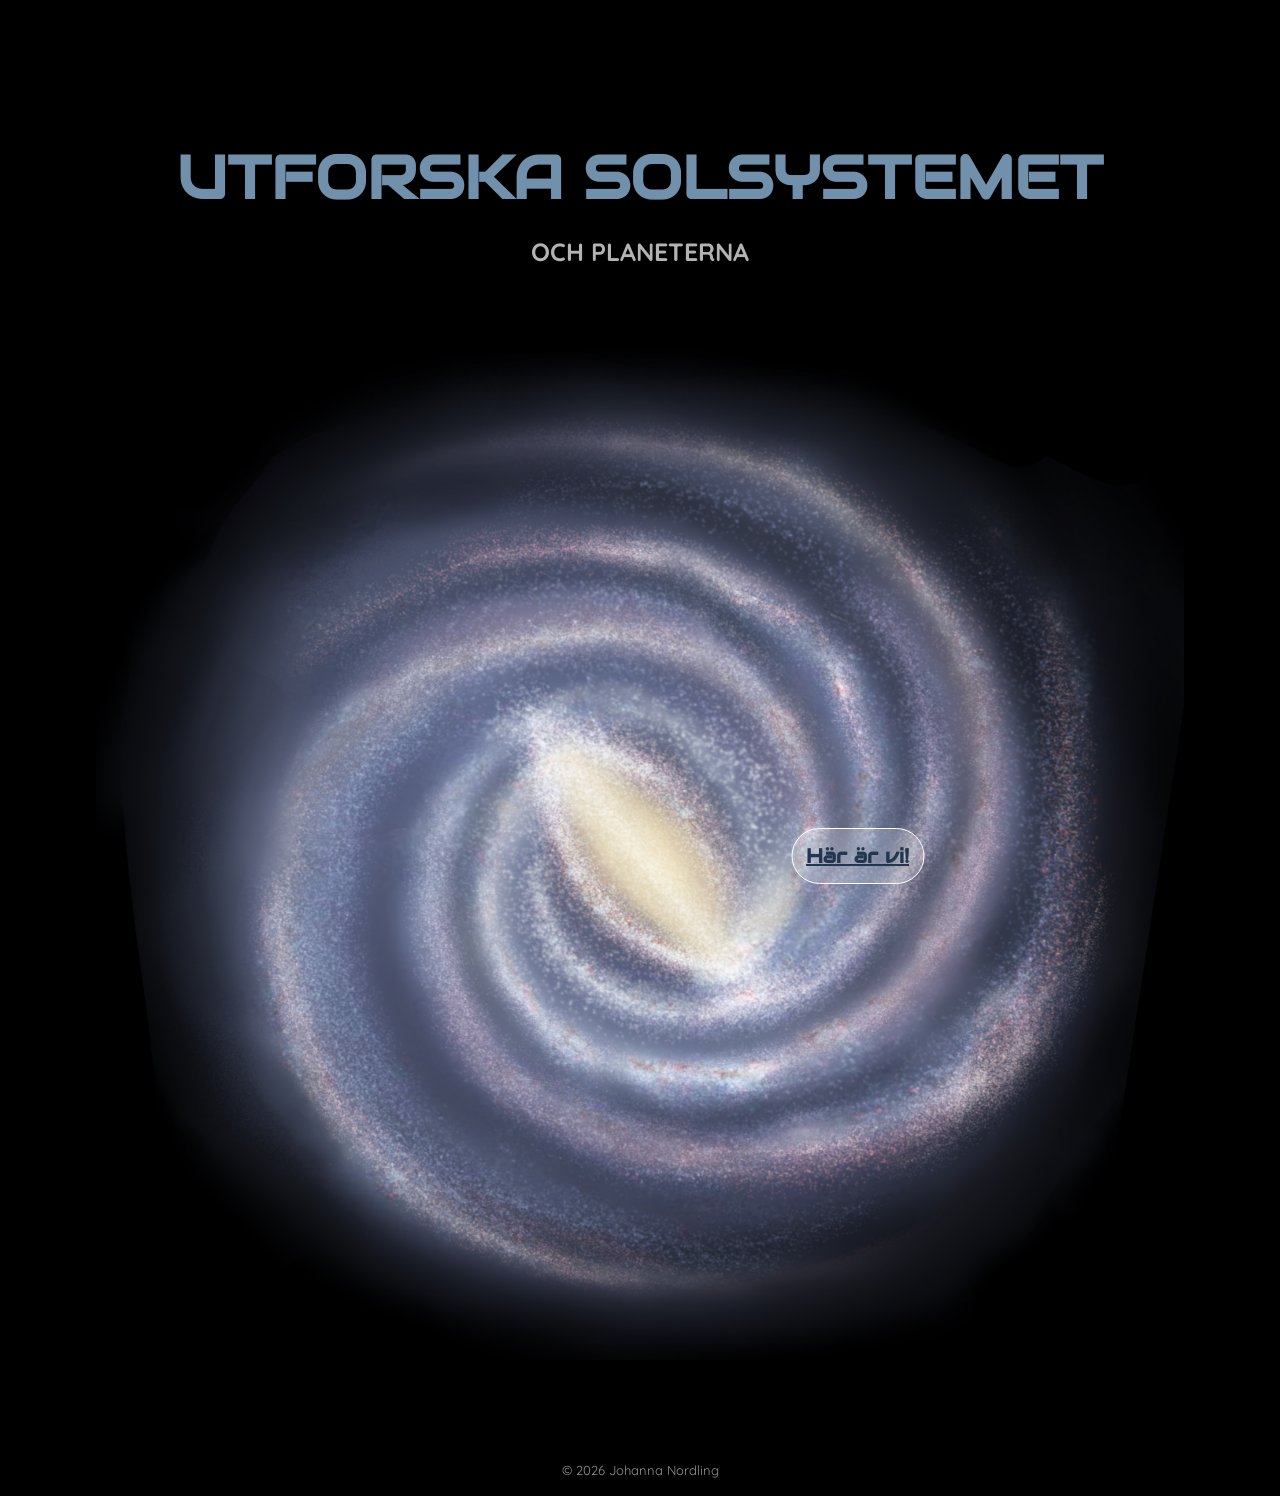
<file: index.html>
<!DOCTYPE html>
<html lang="sv">
<head>
<meta charset="UTF-8">
<meta name="viewport" content="width=device-width, initial-scale=1.0">
<title>Utforska Solsystemet</title>
<link rel="stylesheet" href="index.css">
<link rel="stylesheet" href="mediaquery.css">
<link href="https://fonts.googleapis.com/css2?family=Quicksand:wght@400;700&family=Audiowide&display=swap" rel="stylesheet">
</head>

<body class="fade-in">

<a href="#main" class="skip-link">Hoppa till huvudinnehållet</a>
<main id="main">

<header>
   <h1 class="planet-title">UTFORSKA SOLSYSTEMET</h1>
   <h2 class="planet-subtitle">OCH PLANETERNA</h2>
</header>

<div class="start-image-container">

<img src="images/solsystemet.jpeg" class="start-image" alt="Illustration av solsystemet">

<a id="enterBtn" href="solsystem.html" class="enter-btn">
   <b>Här är vi!</b>
 </a>

</div>
</main>

<footer class="site-footer">
  <p>© 2026 Johanna Nordling</p>
</footer>

<script src="start.js"></script>

</body>
</html>
</file>
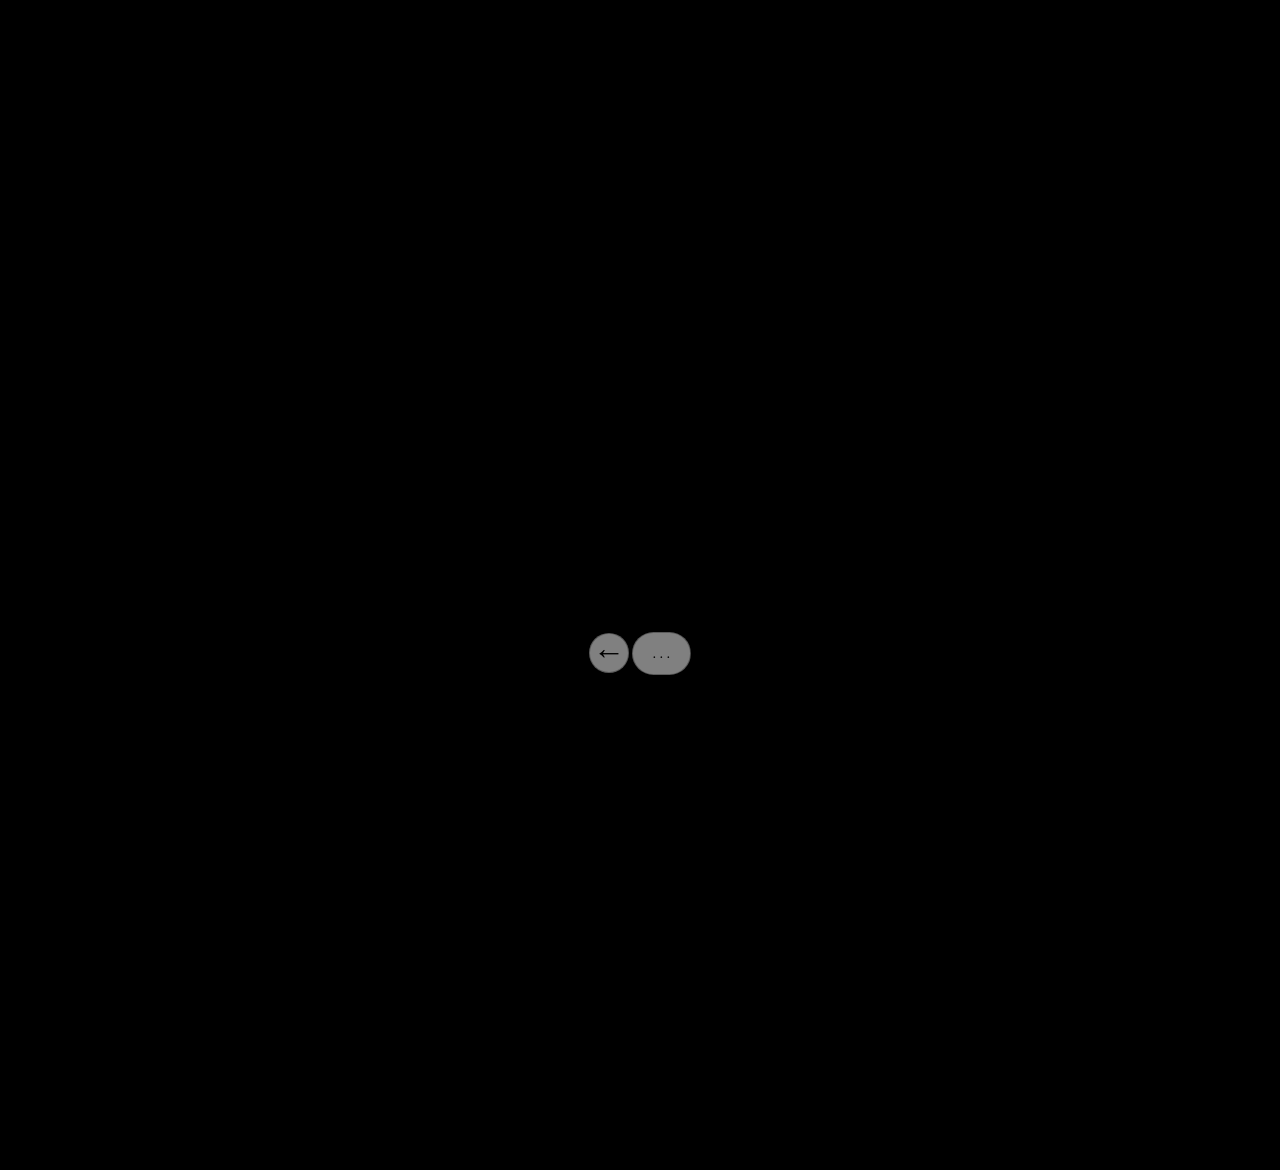
<file: onplanet.html>
<!DOCTYPE html>
<html lang="sv">
<head>
<meta charset="UTF-8">
<meta name="viewport" content="width=device-width, initial-scale=1.0">
<link href="https://fonts.googleapis.com/css2?family=Audiowide&family=Quicksand&display=swap" rel="stylesheet">
<title>På planeten</title>
<link rel="stylesheet" href="index.css">
<link rel="stylesheet" href="onplanet.css">
<link rel="stylesheet" href="mediaquery.css">
</head>

<body class="fade-in onplanet-page">

<a href="#main" class="skip-link">Hoppa till huvudinnehållet</a>

  <!-- Tillbaka-knapp -->
<button id="backBtn" class="back-btn" aria-label="Föregående sida">
  &#8592;
  <span class="back-tooltip">Tillbaka</span>
</button>

<main id="main">
  <!-- Samma pratbubbla för alla planeter -->
  <div class="speech-container">
    <button class="speech-btn">. . .</button>
    <div class="speech-popup">
      Fakta om planeten visas här när du hovrar.
    </div>
  </div>
</main>

<script src="onplanet.js"></script>

</body>
</html>
</file>
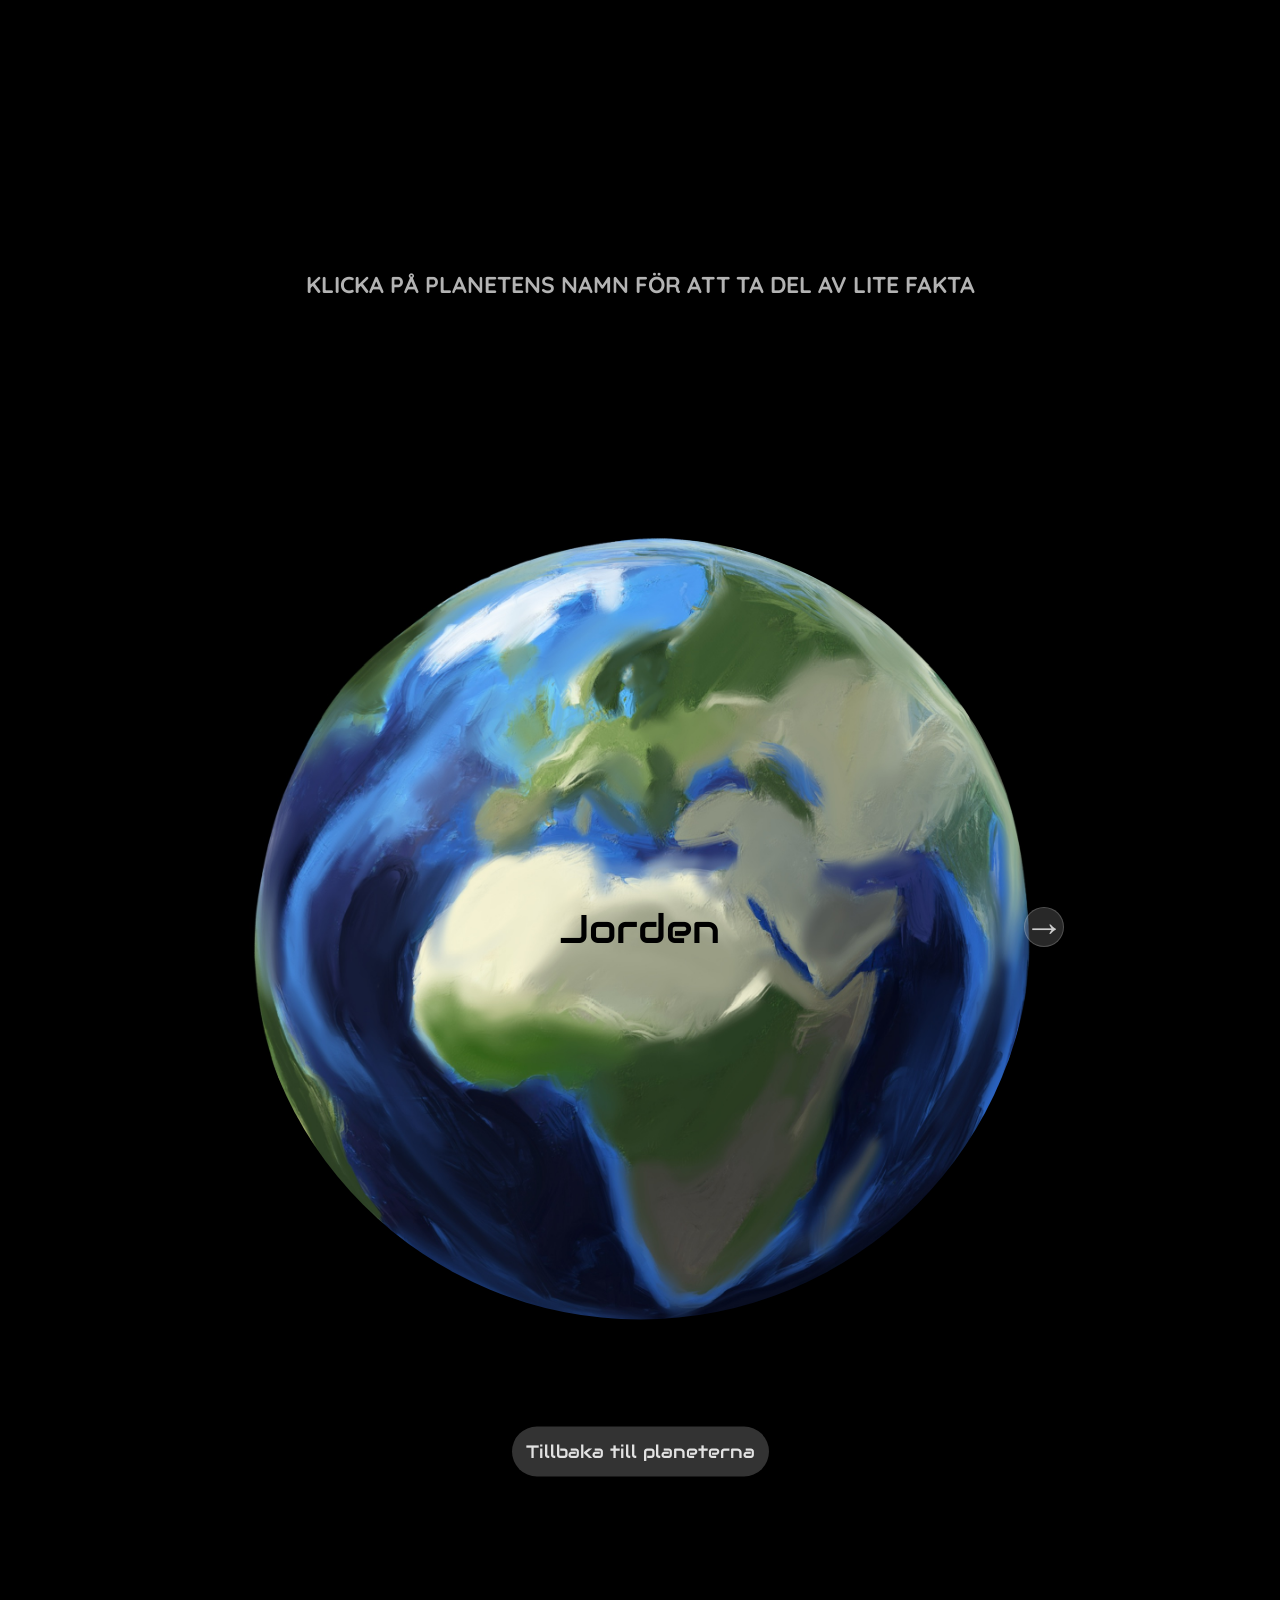
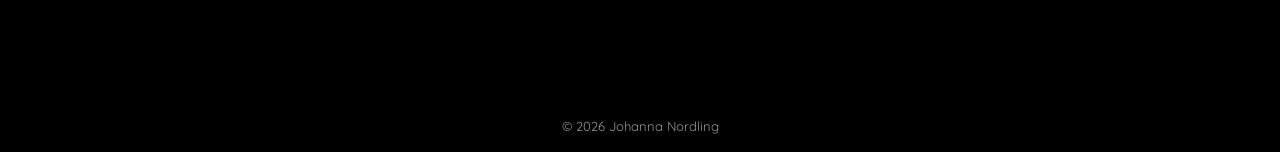
<file: planetfakta.html>
<!DOCTYPE html>
<html lang="sv">
<head>
<meta charset="UTF-8">
<meta name="viewport" content="width=device-width, initial-scale=1.0">
<title>Planetfakta</title>
<link rel="stylesheet" href="index.css">
<link rel="stylesheet" href="planetfakta.css">
<link rel="stylesheet" href="mediaquery.css">
<link href="https://fonts.googleapis.com/css2?family=Quicksand:wght@400;700&family=Audiowide&display=swap" rel="stylesheet">
</head>

<body class="fade-in">

<a href="#main" class="skip-link">Hoppa till huvudinnehållet</a>

<header>
   <h1 class="facts-title">KLICKA PÅ PLANETENS NAMN FÖR ATT TA DEL AV LITE FAKTA</h1>
</header>

<main id="main">

<ul id="planetTrack">

<li data-img="images/merkur.jpeg" data-name="Merkurius"></li>
<li data-img="images/venus.jpeg" data-name="Venus"></li>
<li data-img="images/jorden1.jpeg" data-name="Jorden"></li>
<li data-img="images/mars.jpeg" data-name="Mars"></li>
<li data-img="images/jupiter.jpeg" data-name="Jupiter"></li>
<li data-img="images/saturnus1.jpeg" data-name="Saturnus"></li>
<li data-img="images/uranus1.jpeg" data-name="Uranus"></li>
<li data-img="images/neptunus.jpeg" data-name="Neptunus"></li>

</ul>

<!-- Knapp -->
<button id="onPlanetBtn" class="back-btn onplanet-btn" aria-label="Nästa sida på planeten">
  &#8594;
  <span class="onplanet-tooltip">Se hur det kan se ut på planeten</span>
</button>

</main>

<footer class="site3-footer">
  <p>© 2026 Johanna Nordling</p>
</footer>

<script src="planetfakta.js"></script>

</body>
</html>
</file>
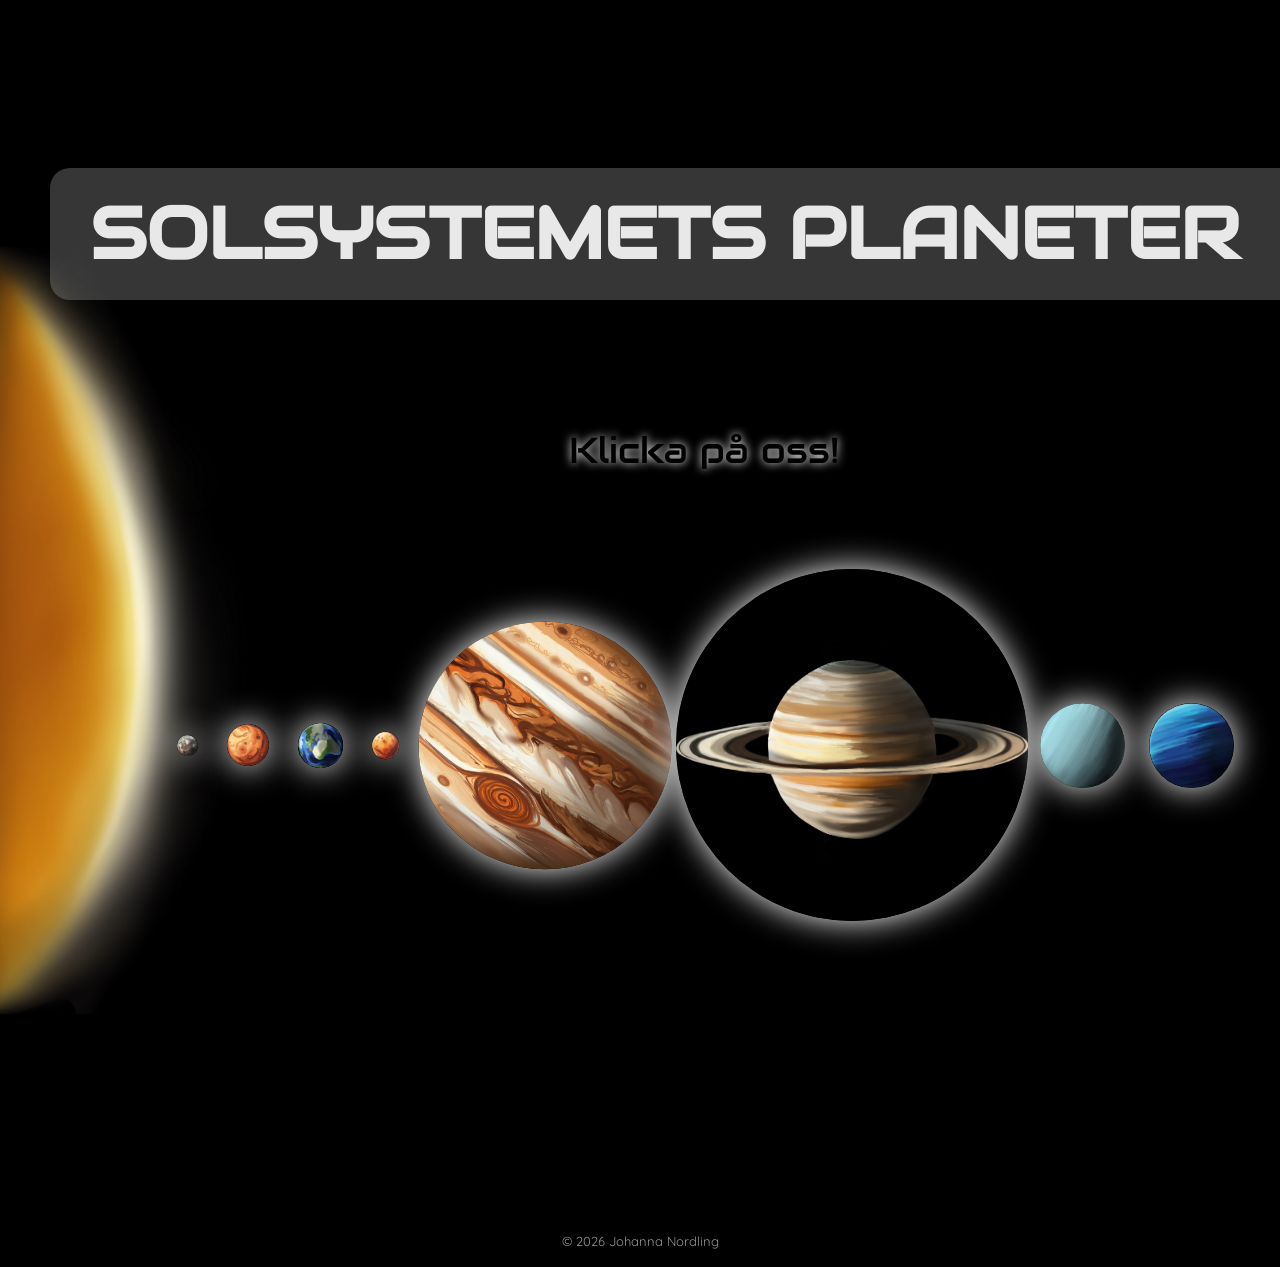
<file: solsystem.html>
<!DOCTYPE html>
<html lang="sv">
<head>
<meta charset="UTF-8">
<meta name="viewport" content="width=device-width, initial-scale=1.0">
<title>Solsystemets planeter</title>
<link rel="stylesheet" href="index.css">
<link rel="stylesheet" href="solsystem.css">
<link rel="stylesheet" href="mediaquery.css">
<link href="https://fonts.googleapis.com/css2?family=Quicksand:wght@400;700&family=Audiowide&display=swap" rel="stylesheet">
</head>

<body class="solar-page fade-in solar-bg">

<a href="#main" class="skip-link">Hoppa till huvudinnehållet</a>

<main id="main">

<header>
   <h1 class="solar-title">SOLSYSTEMETS PLANETER</h1>
</header>

<div class="planet-row">

<img
src="images/merkur.jpeg"
class="planet-btn merkur"
data-planet="Merkurius"
alt="Planet Merkurius"
role="button"
tabindex="0"
aria-label="Visa fakta om Merkurius">

<img
src="images/venus.jpeg"
class="planet-btn venus"
data-planet="Venus"
alt="Planet Venus"
role="button"
tabindex="0"
aria-label="Visa fakta om Venus">

<img
src="images/jorden.jpeg"
class="planet-btn jorden"
data-planet="Jorden"
alt="Planet Jorden"
role="button"
tabindex="0"
aria-label="Visa fakta om Jorden">

<img
src="images/mars.jpeg"
class="planet-btn mars"
data-planet="Mars"
alt="Planet Mars"
role="button"
tabindex="0"
aria-label="Visa fakta om Mars">

<img
src="images/jupiter.jpeg"
class="planet-btn jupiter"
data-planet="Jupiter"
alt="Planet Jupiter"
role="button"
tabindex="0"
aria-label="Visa fakta om Jupiter">

<img
src="images/saturnus.jpeg"
class="planet-btn saturnus"
data-planet="Saturnus"
alt="Planet Saturnus"
role="button"
tabindex="0"
aria-label="Visa fakta om Saturnus">

<img
src="images/uranus.jpeg"
class="planet-btn uranus"
data-planet="Uranus"
alt="Planet Uranus"
role="button"
tabindex="0"
aria-label="Visa fakta om Uranus">

<img
src="images/neptunus.jpeg"
class="planet-btn neptunus"
data-planet="Neptunus"
alt="Planet Neptunus"
role="button"
tabindex="0"
aria-label="Visa fakta om Neptunus">

<div class="planet-intro-text">Klicka på oss!</div>

</div>
</main>

<footer class="site2-footer">
  <p>© 2026 Johanna Nordling</p>
</footer>

<script src="solsystem.js"></script>

</body>
</html>
</file>
<file: index.css>
body{
margin:0;
background:black;
color:rgb(112, 144, 171);
font-family:sans-serif;
overflow-x:hidden;
display:flex;
flex-direction:column;
min-height:100vh;
}

body.fade-out{
opacity:0;
transition:opacity .8s ease;
}

body.fade-in{
opacity:0;
animation:fadeInPage 1s forwards;
}

@keyframes fadeInPage{
to{opacity:1;}
}

.skip-link{
position:absolute;
left:-9999px;
}

.skip-link:focus{
left:10px;
top:10px;
background:white;
color:black;
padding:10px;
z-index:1000;
}

/* Rubriker */

.planet-title{
font-family:'Audiowide';
text-align:center;
font-size:60px;
margin-top:140px;
margin-bottom:20px;
}

.planet-subtitle{
font-family:'Quicksand', sans-serif;
text-align:center;
font-size:25px;
margin-top:20px;
color:rgba(255,255,255,0.7);
}

/*-----------------*/
/* STARTSIDAN */
/*-----------------*/
.start-image-container{
position:relative;
width:85%;
max-width:85%;
margin:80px auto;
}

.start-image{
width:100%;
border-radius:10px;
}

.enter-btn{
position:absolute;
top:50%;
left:70%;
transform:translate(-50%,-50%);
font-family:'Audiowide';
font-size:20px;
padding:14px;
background:rgba(255,255,255,0.2);
border:1px solid white;
border-radius:30px;
color:rgb(34, 55, 77);
cursor:pointer;
transition:transform .4s, box-shadow .4s;
}

.enter-btn:hover{
transform:translate(-50%,-50%) scale(1.2);
box-shadow:0 0 25px white;
background-color: rgba(222, 222, 222, 0.6);
}

.enter-btn.zoom{
transform:translate(-50%,-50%) scale(10);
opacity:0;
transition:transform 10s, opacity .8s;
}

/* FOOTERS */

.site-footer,
.site2-footer,
.site3-footer{
width:100%;
text-align:center;
padding:5px 0;
font-family:'Quicksand',sans-serif;
font-size:13px;
color:rgba(212,212,212,0.7);
}

.site2-footer{
margin-top:310px;
}
</file>
<file: mediaquery.css>
/* ---------------------------- */
/* -------------------- */
/* TABLET */
/* -------------------- */
/* ---------------------------- */
@media (max-width: 1024px){

.facts-title{
font-size:25px;
margin-top:120px;
}

/* ---------------- */
/* STARTSIDA TITEL */
/* ---------------- */
.planet-title{
font-size:45px;
margin-top:80px;
}

/* STARTSIDA UNDERRUBRIK */
.planet-subtitle{
font-size:24px;
}


/* ----------------- */
/* SOLSYSTEM-SIDA */
/* ----------------- */
.solar-page{
min-height:65vh;
}

.solar-bg{
  background-image: url("images/sol.jpeg");
  background-size: 100%;
  background-position: center;
  background-repeat: no-repeat;
}

/* RUBRIK */
.solar-title{
font-size:40px;
top:80px;
padding:15px 25px;
}

.planet-row{
margin-top:350px;
margin-left:100px;
gap:25px;
}

.jupiter{
width:180px;
height:180px;
}

.saturnus{
width:180px;
height:180px;
}

/* Vänsterpil / Tillbaka-knapp */
.back-btn {
  top: 22%;
  left: 35%;
}

/* Tooltip / Back-knappen */
.back-tooltip {
  left: -355%; /* flytta tooltip till vänster om knappen */
  top: 40%;
}

/* Knapp till OnPlanet-sidan */
.onplanet-btn{
  top:85%;
  left:auto;
  right:130px; /* placerar den till höger om planeten */
}

.sub-btns-container{
gap:80px;
}


/* ----------------- */
/* PLANETFAKTA-SIDAN */
/* ----------------- */
#planetTrack li{
width:600px;
height:600px;
}

#planetTrack li[data-name="Saturnus"]{
width:700px;
height:700px;
}


/* ----------------- */
/* ONPLANET-SIDAN */
/* ----------------- */
/* Wrapper */
.speech-container {
  position: absolute;
  top: 60%;
  right: 43%;
}

/* Popup */
.speech-popup {
  max-width: 550px;
  min-width: 350px;
  font-size: 18px;
}

/* TILLBAKA-KNAPP / ONPLANET-sidan */
body.onplanet-page .back-btn {
  top: 63.5%;
}

}


/* ----------------------------- */
/* -------------------- */
/* MOBIL */
/* -------------------- */
/* ----------------------------- */
@media (max-width:768px){

.facts-title{
font-size:16px;
margin-top:80px;
padding:0 20px;
}

/* ---------------- */
/* STARTSIDA TITEL */
/* ---------------- */
.planet-title{
font-size:32px;
margin-top:60px;
}

/* -------------------- */
/* STARTSIDA UNDERRUBRIK */
.planet-subtitle{
font-size:18px;
}

.enter-btn{
font-size:16px;
padding:12px;
left:50%;
}

/* -------------- */
/* SOLSYSTEM-SIDA */
/* -------------- */
.solar-page{
min-height:65vh;
}

/* -------------------- */
/* SOLSYSTEM-SIDA RUBRIK */
.solar-title{
font-size:50px; /* 28 */
top:70px; /*40*/
padding:10px 18px;
}

.planet-row{
margin-top:250px;
gap:18px;
}

/* ---------------- */
/* PLANETSTORLEKAR */
.jupiter{
width:140px;
height:140px;
}

.saturnus{
width:150px;
height:150px;
}

.uranus{
width:60px;
height:60px;
}

.neptunus{
width:60px;
height:60px;
}

/* Till startsidan knapp */
.back-btn{
left:5px;
top:15%;
}


/* ----------------- */
/* PLANETFAKTA-SIDAN */
/* ----------------- */
.onplanet-btn{
  right:5px;
}

#planetTrack{
height:50vh;
margin-top:20px;
}

#planetTrack li{
width:70vw;
height:70vw;
top:45%;
}

#planetTrack li[data-name="Saturnus"]{
width:85vw;
height:85vw;
}

/* MITTKNAPP */
.planet-main-btn{
font-size:26px;
}

/* SUBKNAPPAR */
.sub-btns-container{
gap:45px;
}

.sub-btn{
font-size:0.9em;
}

/* POPUP */
.popup{
max-width:200px;
font-size:0.65em;
}

}

/* ---------------------------- */
/* -------------------- */
/* LITEN MOBIL */
/* -------------------- */
/* ---------------------------- */
@media (max-width:480px){


/* --------------- */
/* STARTSIDA TITEL */
/* --------------- */
.planet-title{
font-size:2rem;
}

/* ---------------- */
/* SOLSYSTEM-SIDA */
/* ---------------- */
.solar-page{
min-height:30vh; /* gör sidan längre än skärmen */
}

/* SOLSYSTEM-SIDA RUBRIK */
/* -------------------- */
.solar-title{
font-size:1.7rem;
}

.planet-row{
gap:3vh;
margin-top:40vh;
margin-bottom:5vh;
margin-left:35px;
}

.facts-title{
font-size:24px;
margin-top:80px;
}

#planetTrack{
position:relative;
height:60vh;
margin-top:20px;
min-height:110vh;
}

#planetTrack li{
top:45%;
width:330px;
height:330px;
}

/* Ändra storlek på Saturnus på planetfakta-sidan */
#planetTrack li[data-name="Saturnus"] {
  width: 390px;
  height: 390px;
  top:45%;
}

/* Flytta knappen under Saturnus närmare planeten */
#planetTrack li[data-name="Saturnus"] .planet-position-btn {
  bottom: -50px;
}

/* Introtext när sidan öppnas */
.planet-intro-text{
left:50%;
top:60%;
font-size:1.5rem;
}

.planet-intro-text.show{
opacity:1;
}

/* Klass som aktiverar hover-effekten automatiskt */
.planet-btn.intro-glow{
transform:scale(1.1);
box-shadow:0 0 30px white;
}

.jupiter{
width:15vh;
height:15vh;
}

.saturnus{
width:16vh;
height:16vh;
}

/* ----------------- */
/* PLANETFAKTA-SIDAN */
/* ----------------- */

/* subknappar närmare mitten */
.sub-btns-container{
gap:30px;
}

.sub-btn{
font-size:0.8em;
padding:0.2em 0.4em;
}

/* popup ännu mindre */
.popup{
max-width:7rem;
min-width:6.5rem;
font-size:0.7rem;
}

/* Vänsterpil tillbaka-knapp */
.back-btn {
  top: 32%;
  left: 45%;
  background: rgba(197, 197, 197, 0.5);
}

/* Tooltip "Se hur det kan..." över pilen */
.onplanet-tooltip{
  left:-17vw;
  top:-8vw;
  font-size:13px;
  max-width: 340px;
  min-width: 150px;
}

.site2-footer {
  margin-top:13vh;
}

/* MITTKNAPP */
.planet-main-btn{
font-size:2rem;
}

/* Container för subknappar */
.sub-btns-container {
  gap: 8vh;
}

.sub-btn{
font-size:1em;
}

/* Knapp till OnPlanet-sidan */
.onplanet-btn{
  top:50%;
  left:auto;
  right:23vh; /* placerar den till höger om planeten */
}

/* Knappen under planeten */
.planet-position-btn {
  font-size: 1.1rem;
  padding: 14px;
  margin-bottom:-10vh;
  border-radius:3vh; 
  left: 50%;
}

/* ---------------- */
/* ONPLANET-SIDA */
/* ---------------- */

/* Wrapper */
.speech-container {
  position: absolute;
  top: 60%;
  right: 42%; 
}

/* Popup */
.speech-popup {
  font-size: 1.1rem;
}

/* Tooltip-back text */
body.onplanet-page .back-tooltip {
  right: 150%;      /* placerar texten till höger om knappen */
  top: 50%;
  font-size:0.8rem;
  padding:1vh;
}

/* Visa tooltip på hover */
body.onplanet-page .back-btn:hover .back-tooltip {
  opacity: 1;
}

/* Back-knappen på onplanet-sidan */
body.onplanet-page .back-btn {
  top:73%;
  left:45%;
}

/* ----------------------------- */
/* Reduced Motion / Tillgänglighet */
/* ----------------------------- */
@media (prefers-reduced-motion: reduce){
  * {
    animation: none !important;
    transition: none !important;
  }
}

}
</file>
<file: onplanet.css>
/* -------------------- */
/* ONPLANET-SIDAN */
/* -------------------- */
.onplanet-page{
  background-size:cover;
  background-position:center;
  background-repeat:no-repeat;
  min-height:130vh;
}

/* Wrapper */
.speech-container {
  position: absolute;
  top: 70.2%;
  right: 46%;
}

/* Glas-pratbubbla */
.speech-btn {
  font-family: 'Audiowide', sans-serif;
  font-size: 0.8rem;
  color: rgb(0, 0, 0);
  padding: 12px 20px;
  border-radius: 30px;
  border: 1px solid rgba(0, 0, 0, 0.3);
  background: rgba(255, 255, 255, 0.5);
  backdrop-filter: blur(10px);
  -webkit-backdrop-filter: blur(10px);
  cursor: pointer;
  transition: transform 0.3s, box-shadow 0.3s, background-color 0.3s;
  position: relative;
}

/* Hover-effekt */
.speech-btn:hover {
  transform: scale(1.08);
  background: rgba(255,255,255,0.3);
  box-shadow: 0 0 25px rgba(255,255,255,0.4);
}

/* Svansen på pratbubblan */
.speech-btn::after {
  content: "";
  position: absolute;
  right: -12px;
  top: 50%;
  transform: translateY(-50%);
  width: 0;
  height: 0;
  border-top: 10px solid transparent;
  border-bottom: 10px solid transparent;
  border-left: 12px solid rgba(0, 0, 0, 0.2);
}

/* Popup */
.speech-popup {
  display: none;
  position: absolute;
  left: 130%; /* till höger om bubblan */
  top: 50%;
  transform: translateY(-50%);
  max-width: 60vh;
  min-width: 60vh;
  padding: 20px 25px;
  background: rgba(255, 255, 255, 0.6);
  color: rgb(0, 0, 0);
  font-family: 'Quicksand', sans-serif;
  font-size: 1.2rem;
  border-radius: 15px;
  backdrop-filter: blur(8px);
  -webkit-backdrop-filter: blur(8px);
  box-shadow: 0 0 15px rgba(0,0,0,0.3);
  z-index: 200;
  pointer-events: none;
  white-space: normal;
}

.speech-popup.show-popup{
display:block;
}

/* Visa popup när man hovrar bubblan */
.speech-container:hover .speech-popup {
  display: block;
}

/* Placering / Onplanet-sidan */
body.onplanet-page .back-btn {
  top: 72.5%;      
  left: 46%;      
  font-size: 2rem;
  width: 40px;
  height: 40px;
}

/* Tooltip text */
body.onplanet-page .back-tooltip {
  right: 150%;      /* placerar texten till höger om knappen */
  top: 50%;
  transform: translateY(-50%);
  padding: 8px;
  background: rgba(255, 255, 255, 0.5);
  color: rgb(0, 0, 0);
  font-family: 'Audiowide', sans-serif;
  font-size: 15px;
  border-radius: 15px;
  backdrop-filter: blur(8px);
  -webkit-backdrop-filter: blur(8px);
  box-shadow: 0 0 15px rgba(0,0,0,0.3);
  z-index: 200;
  pointer-events: none;
  white-space: normal;
}

/* Visa tooltip på hover */
body.onplanet-page .back-btn:hover .back-tooltip {
  opacity: 1;
}

/* Back-knappen / Onplanet-sidan */
body.onplanet-page .back-btn {
    color: #000000; /* pilens färg på onplanet-sidan */
    background: rgba(255, 255, 255, 0.5); /* knappens bakgrund */
    border: 1px solid rgba(0, 0, 0, 0.3);
}

body.onplanet-page .back-btn:hover {
    color: #000000; /* pilens färg vid hover */
    background: rgba(255,255,255,0.3); /* bakgrund vid hover */
}

/* Pil-knapp bredvid planeten / Tar en till Onplanet-sidan */
.back-btn {
  position: absolute;
  top: 26%;
  left: 25%;
  transform: translateY(-50%);
  font-size: 2.5rem;
  background: rgba(197, 197, 197, 0.2);
  border: 1px solid rgba(238, 238, 238, 0.2);
  color: rgb(205, 205, 205);
  border-radius: 50%;
  width: 40px;
  height: 40px;
  cursor: pointer;
  z-index: 300;
  display: flex;
  align-items: center;
  justify-content: center;
  transition: transform 0.3s, background-color 0.3s;
}

.back-btn:hover {
  transform: translateY(-50%) scale(1.2);
  transition: transform 0.6s;
  background: rgba(255, 255, 255, 0.4);
  color: rgb(255, 255, 255);
}

.back-btn:active {
  transform: translateY(-50%) scale(0.9);
  background: rgba(180,180,180,0.4);
}

/* Tooltip / Back-knappen */
.back-tooltip {
  position: absolute;
  left: -350%; /* flytta tooltip till vänster om knappen */
  font-family: 'Audiowide', sans-serif;
  font-size: 17px;
  top: 50%;
  transform: translateY(-50%);
  background-color: rgba(0, 0, 0, 0.8);
  color: white;
  padding: 5px 10px;
  border-radius: 5px;
  font-size: 0.9rem;
  white-space: nowrap;
  opacity: 0;     
  pointer-events: none;
  transition: opacity 0.3s ease;
  z-index: 400;
}

/* Visa tooltip på hover */
.back-btn:hover .back-tooltip {
  opacity: 1;
}

.site-footer {
  width: 100%;
  text-align: center;
  padding: 5px 0;
  font-family: 'Quicksand', sans-serif;
  font-size: 13px;
  color: rgba(212, 212, 212, 0.7);
}

.site2-footer {
  width: 100%;
  text-align: center;
  padding: 5px 0;
  margin-top:310px;
  font-family: 'Quicksand', sans-serif;
  font-size: 13px;
  color: rgba(212, 212, 212, 0.7);
}

.site3-footer {
  width: 100%;
  text-align: center;
  padding: 5px 0;
  font-family: 'Quicksand', sans-serif;
  font-size: 13px;
  color: rgba(212, 212, 212, 0.7);
}
</file>
<file: planetfakta.css>
/* -------------------- */
/* PLANETFAKTA-SIDAN */
/* -------------------- */
#planetTrack{
position:relative;
height:60vh;
margin-top:20px;
min-height:150vh;
}

#planetTrack li{
position:absolute;
top:44%;
left:50%;
width:87vh;
height:87vh;
transform:translate(-50%,-50%);
background-size:cover;
border-radius:50%;
}

/* Ändra storlek på Saturnus / Planetfakta-sidan */
#planetTrack li[data-name="Saturnus"] {
  width: 120vh;
  height: 120vh;
}

/* Flytta knappen under Saturnus närmare planeten */
#planetTrack li[data-name="Saturnus"] .planet-position-btn {
  bottom: 10vh;
}

.facts-title{
font-family:'Quicksand', sans-serif;
text-align:center;
font-size:23px;
margin-top:30vh;
color:rgba(255,255,255,0.7);
}

/* -------------------- */
/* PLANETFAKTA DESIGN */

/* Mittknappen på planeten */
.planet-main-btn {
  position: absolute;
  top: 50%;
  left: 50%;
  transform: translate(-50%, -50%);
  font-family: 'Audiowide', sans-serif;
  background: transparent;
  color: black;
  padding: 0.3em 1em;
  cursor: pointer;
  font-size: 40px;
  z-index: 300;
  border: none;
  border-radius: 35px;
  transition: all 0.5s ease;
}

.planet-main-btn:hover {
  transform: translate(-50%, -50%) scale(1.6);
}

.planet-main-btn:active {
  background: transparent;
  border-radius: 35px;
  transition: all 0.5s ease;
  color: black;
}

/* Container / Subknappar */
.sub-btns-container {
  position: absolute;
  top: 50%;
  left: 50%;
  transform: translate(-50%, -50%);
  display: grid;
  grid-template-rows: repeat(2, auto);
  grid-template-columns: repeat(2, auto);
  gap: 135px;
  padding-top: 40px;
  margin-top: -7px;
  visibility: hidden;
  z-index: 200;
}

.sub-btns-container.visible {
  visibility: visible;
}

/* Subknappar */
.sub-btn {
  font-family: 'Audiowide', sans-serif;
  background: rgba(255,255,255,0.4);
  color: black;
  border: 1px solid white;
  padding: 0.3em 0.6em;
  font-size: 1.3em;
  position: relative;
  cursor: pointer;
  transition: transform 0.2s ease, box-shadow 0.2s ease;
}

/* Hover-effekt / Subknappen visas */
.sub-btn:hover {
  transform: scale(1.2);
  z-index: 150;
  box-shadow: 0 4px 15px rgba(0,0,0,0.4);
  transition: all 0.4s ease;
}

/* Popup */
.popup {
  font-family: 'Quicksand', sans-serif;
  font-size: 0.75em;
  display: none;
  position: absolute;
  bottom: 110%;
  left: 50%;
  transform: translateX(-50%);
  background: rgba(0,0,0,0.9);
  color: white;
  padding: 0.4em 0.6em;
  border-radius: 6px;
  white-space: normal;
  word-break: break-word;
  max-width: 20rem;
  min-width: 10rem;
  line-height: 1.3em;
  z-index: 200;
  text-align: center;
}

.popup-bottom {
  top: 110%;
  bottom: auto;
}

/* Knappen under planeten */
.planet-position-btn {
  font-family: 'Audiowide', sans-serif;
  font-size: 1.1rem;
  padding: 14px;
  background:rgba(255,255,255,0.2);
  border:none;
  border-radius:30px; 
  color:rgb(226, 226, 226);
  cursor: pointer;
  z-index: 101;
  position: absolute;
  bottom: -20%;
  left: 50%;
  transform: translate(-50%);
  transition: transform .4s, box-shadow .4s;
}

.planet-position-btn:hover {
  transform: translate(-50%) scale(1.1);
  box-shadow:0 0 25px rgb(215, 215, 215);
  background-color: rgba(222, 222, 222, 0.6);
}

.planet-position-btn:active {
  transform: translateX(-50%) scale(0.95);
  background: rgba(137,137,137,0.3);
  border-radius: 25px;
}

/* Pil-knapp till OnPlanet-sidan */
.onplanet-btn{
  position: absolute;
  top: 103vh;
  right:24vh;
  transform: translateY(-50%);
  font-size: 2.5rem;
  background: rgba(197, 197, 197, 0.2);
  border: 1px solid rgba(238, 238, 238, 0.2);
  color: rgb(205, 205, 205);
  border-radius: 50%;
  width: 40px;
  height: 40px;
  cursor: pointer;
  z-index: 300;
  display: flex;
  align-items: center;
  justify-content: center;
  transition: transform 0.3s, background-color 0.3s;
}

/* Tooltip "Se hur det kan..." över pilen */
.onplanet-tooltip{
  position:absolute;
  left:-4vw;
  top:-2vw;
  transform:translateY(-50%);
  font-family:'Audiowide', sans-serif;
  white-space: normal;
  word-break: break-word;
  max-width: 340px;
  min-width: 150px;
  line-height: 1.3em;
  font-size:15px;
  background-color:rgba(0,0,0,0.8);
  color:rgb(255, 255, 255);
  padding:5px 10px;
  border-radius:5px;
  opacity:0;
  pointer-events:none;
  transition:opacity 0.3s ease;
}

/* Visa text när man hovrar */
.onplanet-btn:hover .onplanet-tooltip{
  opacity:1;
}

/* Pil-knapp bredvid planeten / Tar en till Onplanet-sidan */
.back-btn {
  position: absolute;
  top: 103vh;
  right: 24vh;
  transform: translateY(-50%);
  font-size: 2.5rem;
  background: rgba(197, 197, 197, 0.2);
  border: 1px solid rgba(238, 238, 238, 0.2);
  color: rgb(205, 205, 205);
  border-radius: 50%;
  width: 40px;
  height: 40px;
  cursor: pointer;
  z-index: 300;
  display: flex;
  align-items: center;
  justify-content: center;
  transition: transform 0.3s, background-color 0.3s;
}

.back-btn:hover {
  transform: translateY(-50%) scale(1.2);
  transition: transform 0.6s;
  background: rgba(255, 255, 255, 0.4);
  color: rgb(255, 255, 255);
}

.back-btn:active {
  transform: translateY(-50%) scale(0.9);
  background: rgba(180,180,180,0.4);
}
</file>
<file: solsystem.css>
/*-----------------*/
/* SOLSYSTEM */
/*-----------------*/

/* Bakgrundsbild */
.solar-bg{
  background-image: url("images/sol.jpeg");
  background-size: 100%;
  background-position: center;
  background-repeat: no-repeat;
}

.solar-page{
  min-height:95vh;
}

/* RUBRIK-BOX */
.solar-title{
position:absolute;
top:120px;
right:0;
font-family:'Audiowide', sans-serif;
font-size:8vh;
color:rgb(232, 232, 232);
padding:20px 40px;
background:rgba(179, 179, 179, 0.3);
backdrop-filter:blur(6px);
border-radius:20px 0 0 20px;
}

.planet-row{
display:flex;
justify-content:center;
align-items:center;
gap:2rem;
margin-top:65vh;
margin-left:10%;
flex-wrap:wrap;
}

/* Introtext när sidan öppnas */
.planet-intro-text{
position:absolute;
left:55%;
top:50%;
transform:translate(-50%,-50%);
font-family:'Audiowide';
font-size:4vh;
color:rgb(0, 0, 0);
text-shadow:0 0 10px rgb(255, 255, 255);
opacity:0;
pointer-events:none;
transition:opacity .5s;
z-index:500;
}

.planet-intro-text.show{
opacity:1;
}

/* Klass som aktiverar hover-effekten automatiskt */
.planet-btn.intro-glow{
transform:scale(1.1);
box-shadow:0 0 30px white;
}

.planet-btn{
width:110px;
height:110px;
border-radius:50%;
cursor:pointer;
transition:transform .5s, box-shadow .5s;
}

.fade-in{
animation:fadeIn 1s;
}

.planet-btn:hover{
transform:scale(1.4);
box-shadow:0 0 30px white;
}

.planet-btn.zoom{
transform:scale(20);
opacity:0;
transition:transform 5s, opacity .8s;
}

/* Swipe åt höger med fade */
body.swipe-right {
  animation: swipeRight 0.8s forwards;
}

/* SOLSYSTEM / Storlekar planeter */
.merkur{
width:clamp(10px, 1.6vw, 19px);
height:clamp(10px, 1.6vw, 19px);
}

.merkur:hover{
transform:scale(2.5);
box-shadow:0 0 30px white;
}

.venus{
width:clamp(20px, 3vw, 44px);
height:clamp(20px, 3vw, 44px);
}

.jorden{
width:clamp(22px, 3.2vw, 48px);
height:clamp(22px, 3.2vw, 48px);
}

.mars{
width:clamp(12px, 2vw, 25px);
height:clamp(12px, 2vw, 25px);
}

.mars:hover{
transform:scale(2);
box-shadow:0 0 30px white;
}

.jupiter{
width:20%;
height:20%;
}

.jupiter:hover{
transform:scale(1.1);
box-shadow:0 0 30px white;
}

.saturnus{
width:clamp(140px, 25vw, 320px);
height:clamp(140px, 25vw, 320px);
}

.saturnus:hover{
transform:scale(1.1);
box-shadow:0 0 30px white;
}

.uranus{
width:clamp(50px, 6vw, 90px);
height:clamp(50px, 6vw, 90px);
}

.neptunus{
width:clamp(50px, 6vw, 85px);
height:clamp(50px, 6vw, 85px);
}

@keyframes fadeIn{
from{opacity:0}
to{opacity:1}
}
</file>
